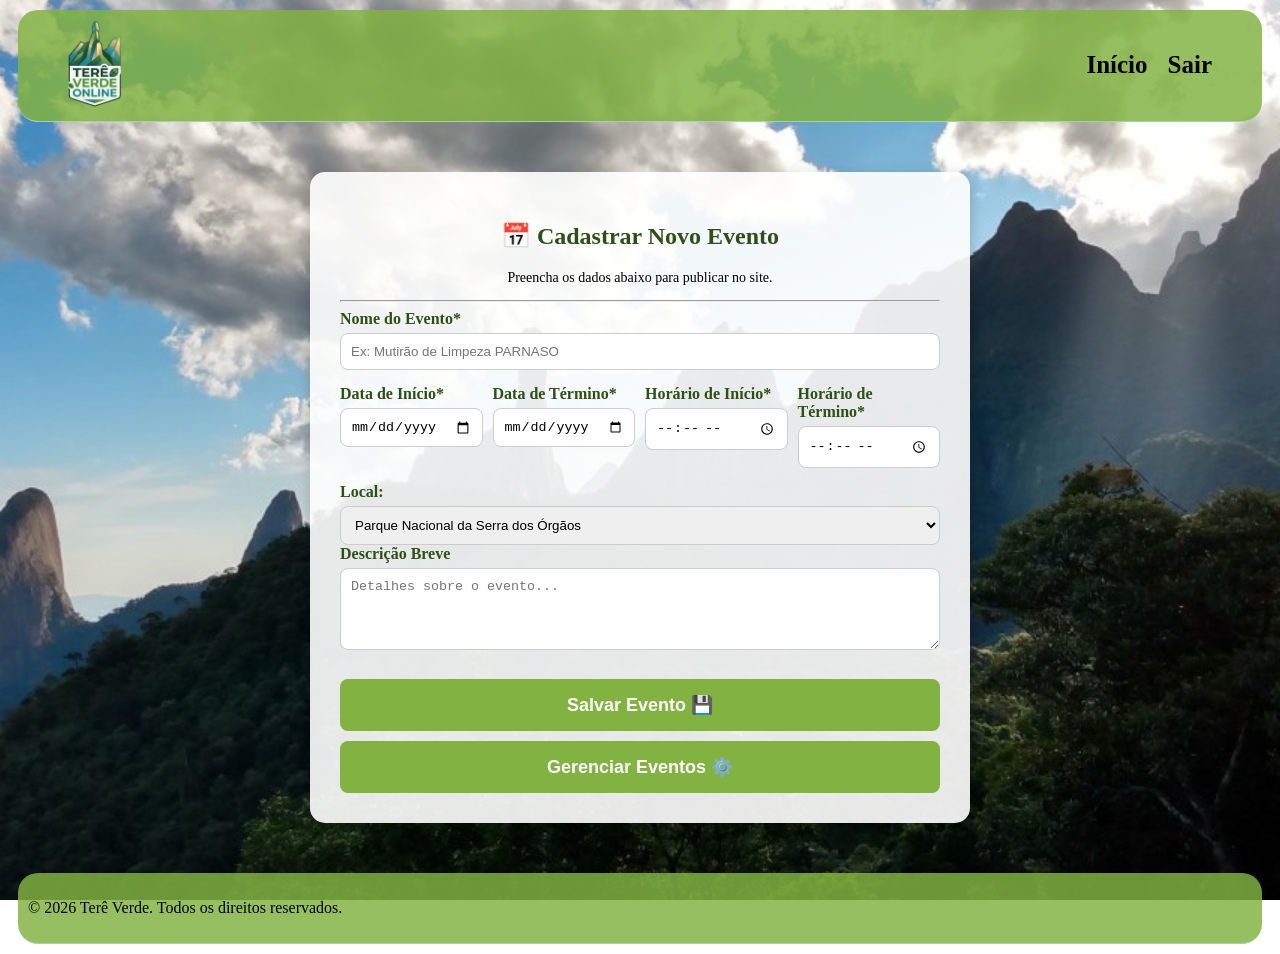
<file: admin_eventos.html>
<!DOCTYPE html>
<html lang="pt-br">

<head>
    <meta charset="UTF-8">
    <meta name="viewport" content="width=device-width, initial-scale=1.0">
    <title>Painel Administrativo - Criar Evento</title>

    <link rel="stylesheet" href="style.css">
    <link rel="stylesheet" href="admin_eventos.css">
</head>

<header class="menu">

    <div class="logotipo">
        <a href="index.html">
            <img
                src="png/Logotipo-TereVerde.png"
                alt="Logotipo Terê Verde"
            >
        </a>
    </div>

    <nav>
        <ul>
            <li><a href="index.html">Início</a></li>
            <li><a href="login.html">Sair</a></li>
        </ul>
    </nav>

</header>

<body>

    <div class="container-admin">

        <h2 style="text-align: center; color: #2d5016;">
            📅 Cadastrar Novo Evento
        </h2>

        <p style="text-align: center; font-size: 14px;">
            Preencha os dados abaixo para publicar no site.
        </p>

        <hr>

        <form id="formEvento">

            <div class="form-grupo">

                <label for="nome">Nome do Evento*</label>

                <input
                    type="text"
                    id="nome"
                    placeholder="Ex: Mutirão de Limpeza PARNASO"
                    required
                >

            </div>

            <div class="form-grupo" style="display: flex; gap: 10px;">

                <div style="flex: 1;">

                    <label for="data">Data de Início*</label>

                    <input
                        type="date"
                        id="data"
                        required
                    >

                </div>

                <div style="flex: 1;">

                    <label for="dataTer">Data de Término*</label>

                    <input
                        type="date"
                        id="dataTer"
                        required
                    >

                </div>

                <div style="flex: 1;">

                    <label for="horario">Horário de Início*</label>

                    <input
                        type="time"
                        id="horario"
                        required
                    >

                </div>

                <div style="flex: 1;">

                    <label for="horarioTer">Horário de Término*</label>

                    <input
                        type="time"
                        id="horarioTer"
                        required
                    >

                </div>

            </div>

            <label for="local">Local:</label>

            <select id="local" required>

                <option value="Serra_dos_Orgaos">
                    Parque Nacional da Serra dos Órgãos
                </option>

                <option value="Tres_Picos">
                    Parque Estadual dos Três Picos
                </option>

                <option value="Montanhas_Teresopolis">
                    Parque Montanhas de Teresópolis
                </option>

            </select>

            <div class="form-grupo">

                <label for="descricao">Descrição Breve</label>

                <textarea
                    id="descricao"
                    rows="4"
                    placeholder="Detalhes sobre o evento..."
                ></textarea>

            </div>

            <button type="submit" class="btn">
                Salvar Evento 💾
            </button>

        </form>

        <button class="btn" id="btnAbrirEdicao">
            Gerenciar Eventos ⚙️
        </button>

        <div id="modalEdicao" class="modal">

            <div class="modal-conteudo">

                <span class="fechar">&times;</span>

                <h3>Gerenciar Eventos Salvos</h3>

                <div id="listaEdicao">
                </div>

            </div>

        </div>

    </div>

</body>

<script src="admin_eventos.js"></script>
<script src="event.js"></script>

<footer class="rodape">
    <p>&copy; 2026 Terê Verde. Todos os direitos reservados.</p>
</footer>

</html>
</file>
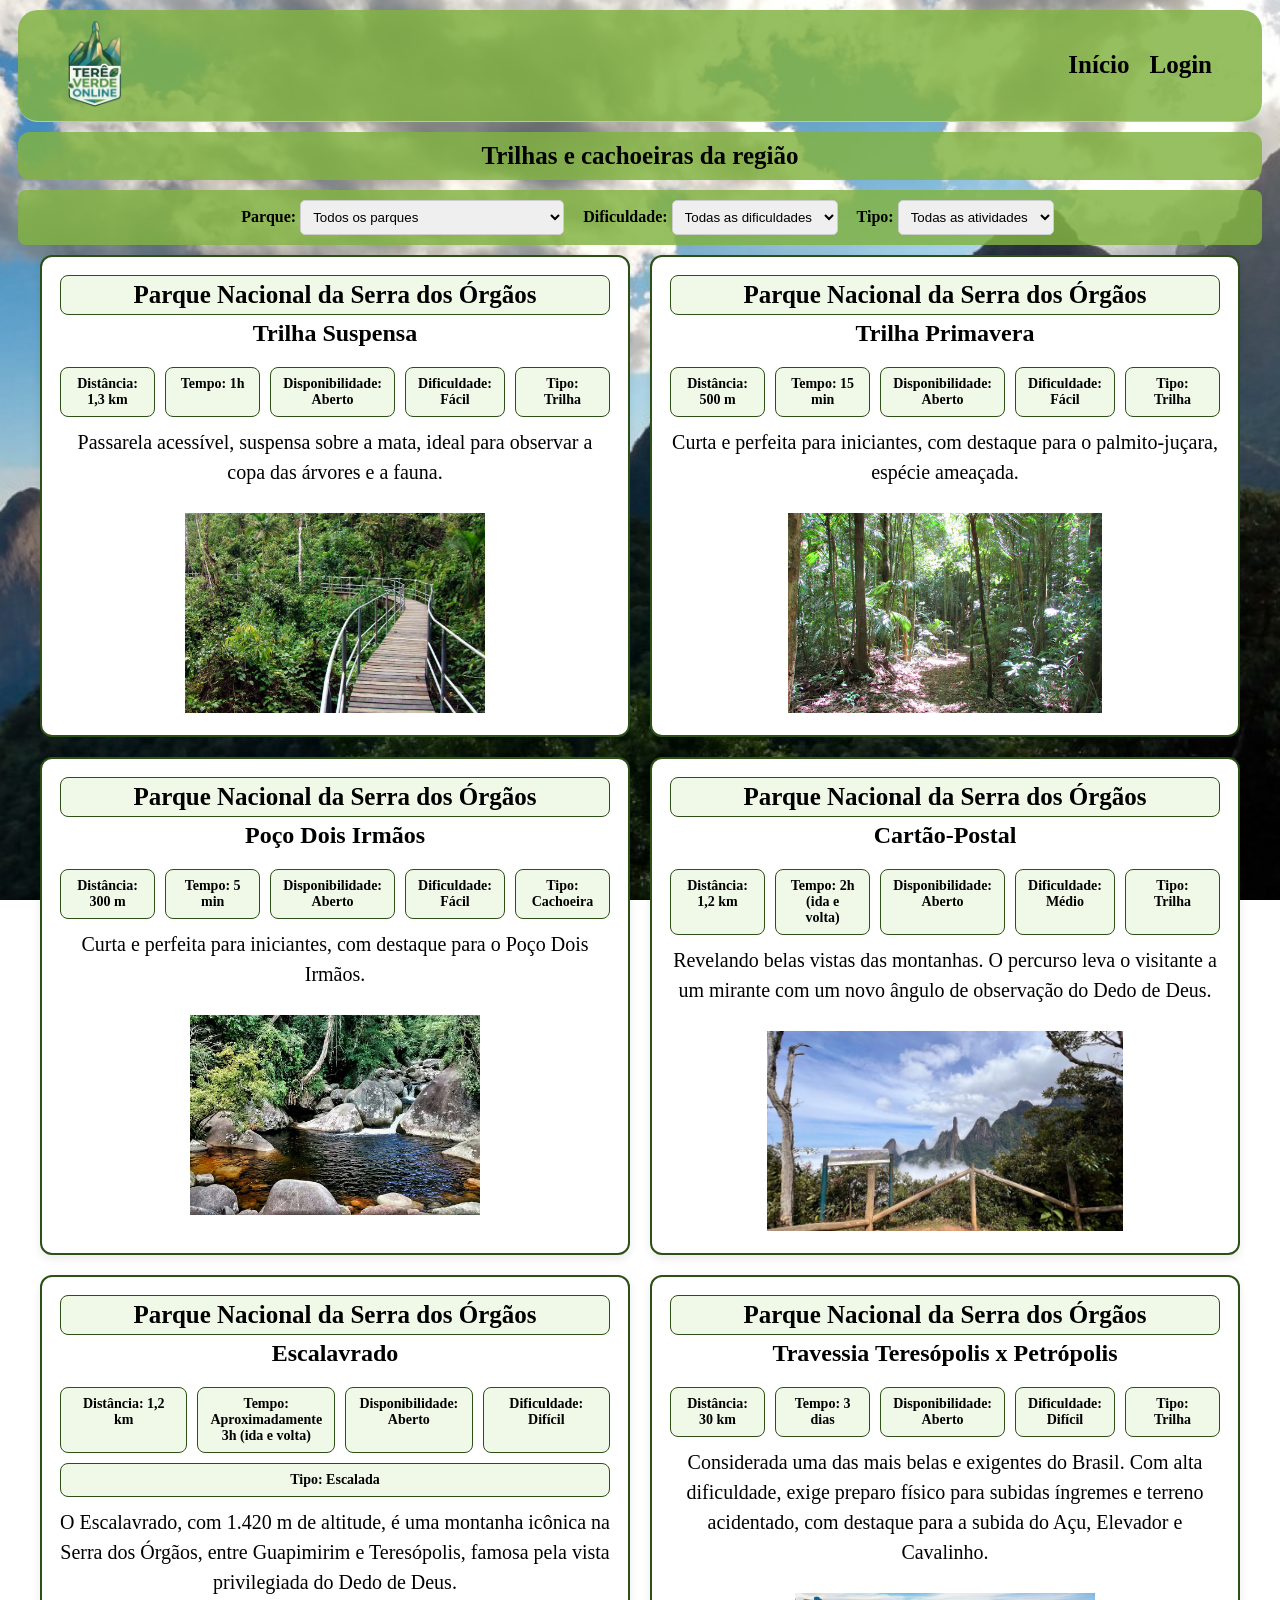
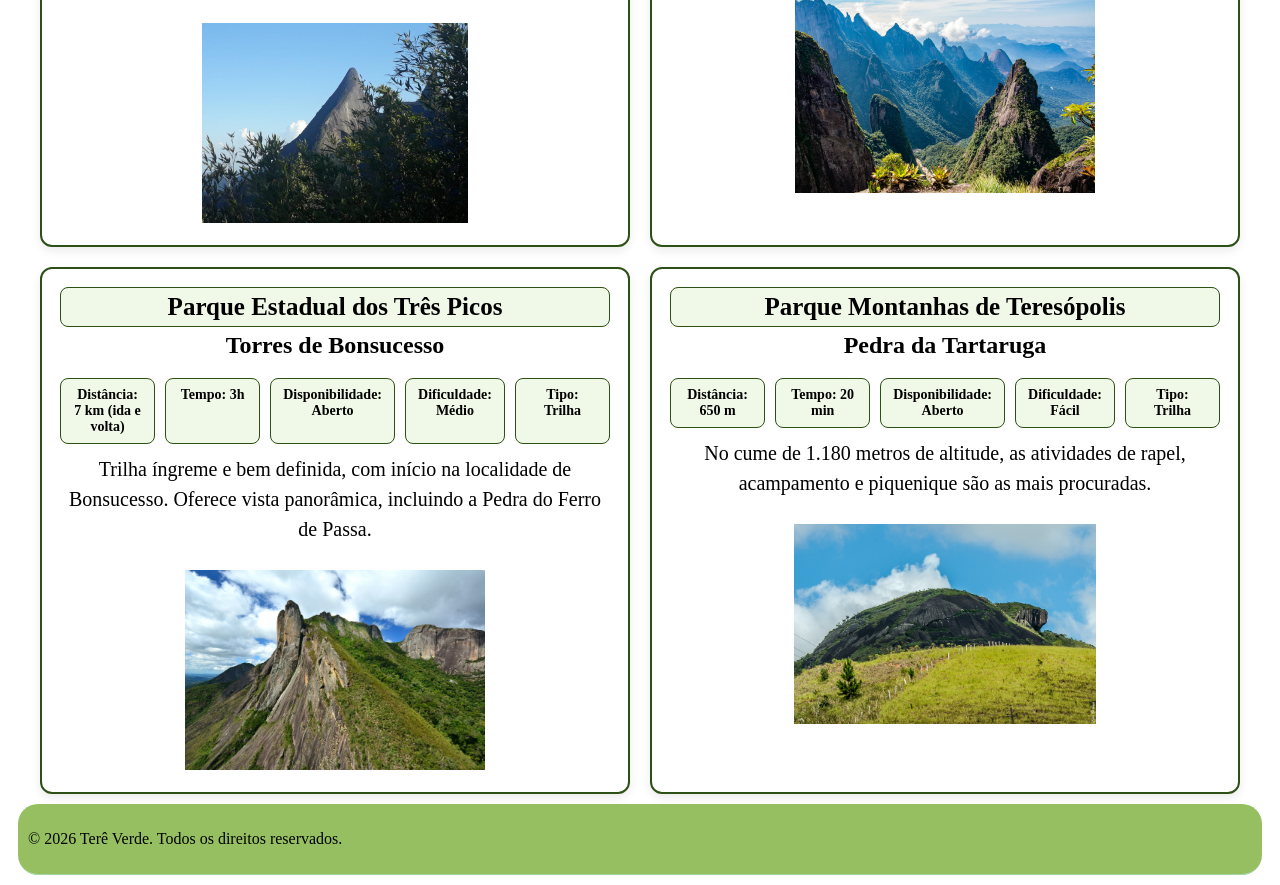
<file: atividades.html>
<!DOCTYPE html>
<html lang="pt-br">
<head>
    <meta charset="UTF-8">
    <meta name="viewport" content="width=device-width, initial-scale=1.0">
    <title>Terê Verde</title>

    <link rel="stylesheet" href="style.css">
    <link rel="stylesheet" href="atividades.css">
</head>

<header class="menu">
    <div class="logotipo">
        <a href="index.html">
            <img src="png/Logotipo-TereVerde.png" alt="Logotipo Terê Verde">
        </a>
    </div>

    <nav>
        <ul>
            <li><a href="index.html">Início</a></li>
            <li><a href="login.html">Login</a></li>
        </ul>
    </nav>
</header>

<body>
    <section class="atividades">

        <h1 id="parque">
            <a href="atividades.html">Trilhas e cachoeiras da região</a>
        </h1>

        <section class="filtros">
            <div class="conteudos-filtros">

                <label for="filtroParque">Parque:</label>

                <select id="filtroParque">
                    <option value="Todos">Todos os parques</option>

                    <option value="Parque Nacional da Serra dos Órgãos">
                        Parque Nacional da Serra dos Órgãos
                    </option>

                    <option value="Parque Estadual dos Três Picos">
                        Parque Estadual dos Três Picos
                    </option>

                    <option value="Parque Montanhas de Teresópolis">
                        Parque Montanhas de Teresópolis
                    </option>
                </select>

                <label for="filtroDificuldade">Dificuldade:</label>

                <select id="filtroDificuldade">
                    <option value="Todos">Todas as dificuldades</option>
                    <option value="Fácil">Fácil</option>
                    <option value="Médio">Médio</option>
                    <option value="Difícil">Difícil</option>
                </select>

                <label for="filtroTipo">Tipo:</label>

                <select id="filtroTipo">
                    <option value="Todos">Todas as atividades</option>
                    <option value="trilha">Trilhas</option>
                    <option value="cachoeira">Cachoeiras</option>
                    <option value="escalada">Escalada</option>
                </select>

            </div>
        </section>

        <div id="conteudoAtividades">
            <!-- Cards serão gerados pelo JavaScript -->
        </div>

    </section>
</body>

<footer class="rodape">
    <p>&copy; 2026 Terê Verde. Todos os direitos reservados.</p>
</footer>

<script src="atividades.js"></script>
</html>
</file>
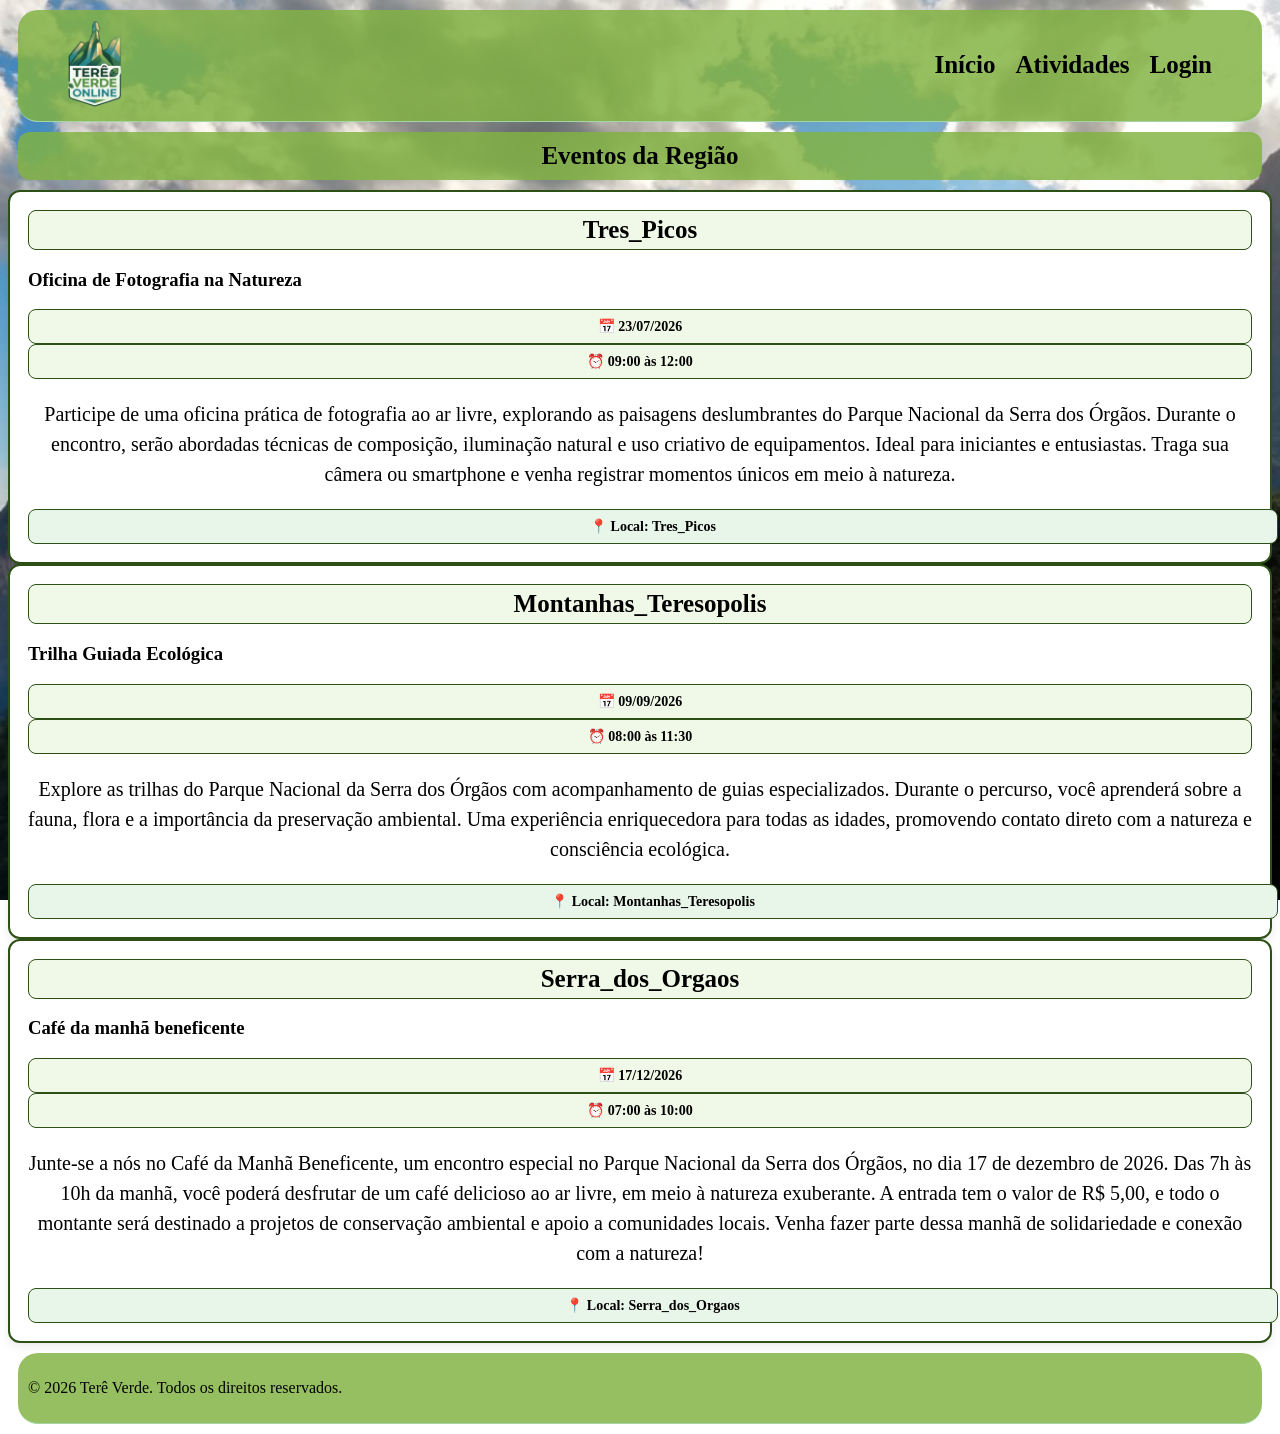
<file: eventos.html>
<!DOCTYPE html>
<html lang="pt-br">
<head>
    <meta charset="UTF-8">
    <meta name="viewport" content="width=device-width, initial-scale=1.0">
    <title>Terê Verde - Eventos</title>
    <link rel="stylesheet" href="style.css">
    <link rel="stylesheet" href="atividades.css"> </head>
<header class="menu">
   <div class="logotipo">
        <a href="index.html">
            <img src="png/Logotipo-TereVerde.png" alt="Tere Verde Logotipo">
        </a>
    </div>
    <nav>
        <ul>   
            <li><a href="index.html">Início</a></li>
            <li><a href="atividades.html">Atividades</a></li>
            <li><a href="login.html">Login</a></li>
        </ul>
    </nav>
</header>
<body>
    <section class="atividades">
        <h1 id="parque"><a href="#">Eventos da Região</a></h1>
        
        <div id="conteudoEventos" class="atividades-container">
            <p style="text-align: center; color: white;">Carregando eventos...</p>
        </div>
    </section>

    <footer class="rodape">
        <p>&copy; 2026 Terê Verde. Todos os direitos reservados.</p>
    </footer>
    <script src="eventos.js"></script>
</body>
</html>
</file>
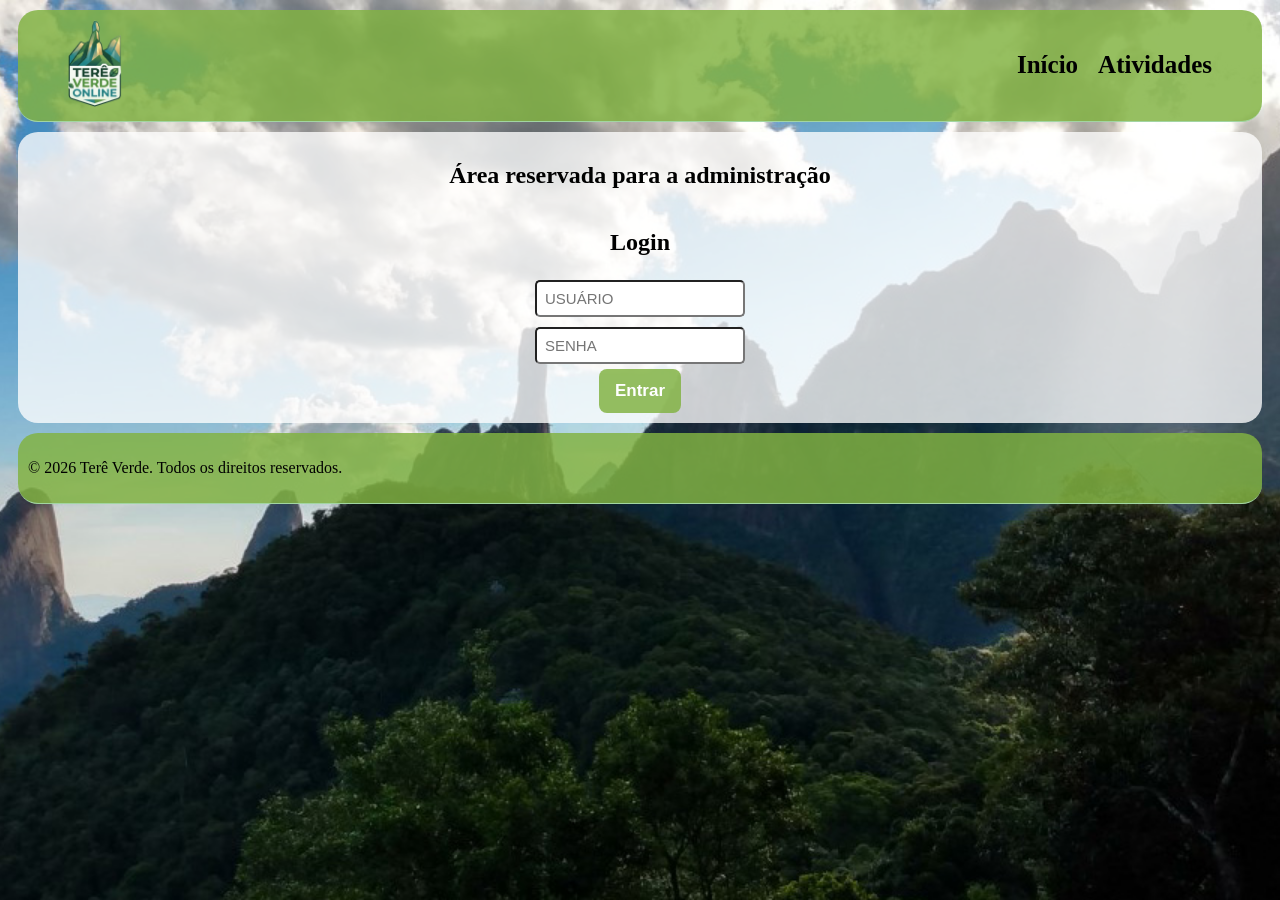
<file: login.html>
<!DOCTYPE html>
<html lang="pt-br">

<head>
    <meta charset="UTF-8">
    <meta name="viewport" content="width=device-width, initial-scale=1.0">
    <title>Terê Verde - Login</title>

    <link rel="stylesheet" href="style.css">
    <link rel="stylesheet" href="login.css">
</head>

<header class="menu">

    <div class="logotipo">
        <a href="index.html">
            <img
                src="png/Logotipo-TereVerde.png"
                alt="Logotipo Terê Verde"
            >
        </a>
    </div>

    <nav>
        <ul>
            <li><a href="index.html">Início</a></li>
            <li><a href="atividades.html">Atividades</a></li>
        </ul>
    </nav>

</header>

<body>

    <section class="banner">

        <h1>Área reservada para a administração</h1>

        <h2 id="tituloBanner">Login</h2>

        <input
            type="text"
            id="usuario"
            name="usuario"
            placeholder="USUÁRIO"
        >

        <input
            type="password"
            id="senha"
            name="senha"
            placeholder="SENHA"
        >

        <button id="botaoLogin">Entrar</button>

    </section>

</body>

<footer class="rodape">
    <p>&copy; 2026 Terê Verde. Todos os direitos reservados.</p>
</footer>

<script src="login.js"></script>

</html>
</file>
<file: style.css>
body{
    background-image: url(png/fundo.jpeg) ;
    background-repeat:no-repeat ;
    background-size: cover;
    background-position: center;
    background-attachment: fixed;
    font-family: 'Times New Roman', Times, serif;
}
.menu , .rodape{
    display: flex;
    justify-content: space-between;
    padding: 10px 10px;
    align-items: center;
    background-color: #82b342d5 ;
    border-bottom: 1px solid #a2d5a2 ;
    border-radius: 20px;
    margin: 10px;
    
   
}
.logotipo{
    display: flex;
    align-items: center;
    margin-left: 40px;
    
}
.logotipo img{
    width: 55px;
}
.menu nav ul{
    display: flex;
    list-style: none;
    margin-right: 40px;
    padding: 0;
    gap: 20px;
}
.menu nav ul li a {
    text-decoration: none;
    color: black;
    font-size: 25px;
    font-weight: bold;

}
.banner{
    display: flex;
    flex-direction: column;
    align-items: center;
    justify-content: center;
    text-align: center;
    background-color: rgba(255, 255, 255, 0.774);
    border-radius: 20px;
    padding: 10px;
    margin: 10px;

}
.banner p{
    font-size:   25px;
}
.banner img{
    align-items: center;
    justify-content: center;
    max-width: 90%;
    height: auto;
    padding: 20px;
    margin: 10px;
    border-radius: 40px;  
}
#conteudoBanner{
    position: relative;
    display: inline-block;
    width: 100%;
    max-width: 900px;
    padding: 0;
    box-sizing: border-box;
}
#meuBanner{
    width: 100%;
    display: block;
}

.btn-seta{
    position: absolute;
    top: 0;
    width: 50%;
    height: 100%;
    border: none;
    background-color: transparent;
    cursor: pointer;
    z-index: 20;
    opacity: 0; 
}

.btn-seta:hover{
    opacity: 0.08; 
    background-color: rgba(255,255,255,0.3);
}

.btn-voltar{
    left: 0;
}

.btn-avancar{
    right: 0;
}

.btn-seta {
    pointer-events: auto;
}

#areasAtividades{
    position: relative;
    margin: 20px auto 0;
    width: fit-content;
    display: flex;
    justify-content: center;
    padding: 0;
    background-color: transparent;
    box-shadow: none;
}

#parquesLista {
    width: 100%;
    display: flex;
    justify-content: center;
    flex-wrap: wrap;
    gap: 10px;
    margin: 12px auto 0;
}

.parqueBtn {
    min-width: 220px;
    max-width: 220px;
    width: 220px;
    text-align: center;
}

#botaoMaisInfoContainer{
    width: 100%;
    display: flex;
    justify-content: center;
    margin-top: 16px;
    gap: 10px;
}

#botaoMaisInfo,
.parqueBtn {
    width: auto;
    max-width: 900px;
    padding: 12px 16px;
    background-color: #82b342d5;
    color: white;
    border: none;
    border-radius: 8px;
    font-size: 17px;
    font-weight: 700;
    cursor: pointer;
}

#botaoMaisInfo:hover,
.parqueBtn:hover {
    background-color: #43a047;
}
#botaoMaisInfo:hover{
    background-color: #43a047;
}
#areasAtividades ul{
    display: flex;
    flex-wrap: wrap;
    align-items: center;
    justify-content: center;
    gap: 1px;
    margin: 0;
    padding: 0;
    list-style: none;
    width: auto;
}

#areasAtividades li{
    display: flex;
    flex-direction: column;
    align-items: center;
    gap: 2px;
    font-size: 20px;
    font-weight: 600;
    color: #23411f;
    white-space: nowrap;
    width: auto;
    box-sizing: border-box;
}

#areasAtividades li span{
    font-size: 20px;
}

#areasAtividades li img{
    width: 120px;
    height: 120px;
    margin-bottom: 0;
}

.modal {
    display: none;
    position: fixed;
    top: 0;
    left: 0;
    width: 100%;
    height: 100%;
    background-color: rgba(0, 0, 0, 0.5);
    z-index: 100;
    align-items: center;
    justify-content: center;
}

.modal.show {
    display: flex;
}

.modal-content {
    background-color: white;
    padding: 24px;
    border-radius: 12px;
    max-width: 500px;
    width: 90%;
    max-height: 80vh;
    overflow-y: auto;
    box-shadow: 0 4px 12px rgba(0, 0, 0, 0.3);
    position: relative;
    animation: slideIn 0.3s ease-out;
}

.modal-content::-webkit-scrollbar {
    width: 8px;
}

.modal-content::-webkit-scrollbar-track {
    background: #f1f1f1;
    border-radius: 8px;
}

.modal-content::-webkit-scrollbar-thumb {
    background: #82b342;
    border-radius: 8px;
}

.modal-content::-webkit-scrollbar-thumb:hover {
    background: #69931a;
}

@keyframes slideIn {
    from {
        transform: translateY(-20px);
        opacity: 0;
    }
    to {
        transform: translateY(0);
        opacity: 1;
    }
}

.modal-close {
    position: fixed;
    top: 18px;
    right: 18px;
    font-size: 28px;
    font-weight: bold;
    color: #999;
    cursor: pointer;
    transition: color 0.3s ease;
    z-index: 110;
    background-color: rgba(255, 255, 255, 0.85);
    border-radius: 50%;
    width: 36px;
    height: 36px;
    display: flex;
    align-items: center;
    justify-content: center;
}

.modal-close:hover {
    color: #333;
    background-color: rgba(255, 255, 255, 1);
}

.modal-content h2 {
    margin-top: 0;
    margin-bottom: 16px;
    color: #23411f;
    font-size: 22px;
}

.modal-content p {
    margin: 12px 0;
    color: #333;
    line-height: 1.8;
    font-size: 18px;
}

.modal-secoes {
    margin: 18px 0;
}

.modal-secao-titulo {
    margin-top: 14px;
    margin-bottom: 10px;
    font-size: 20px;
    font-weight: 700;
    color: #23411f;
}

.modal-secao-item {
    margin: 8px 0;
    padding: 12px;
    background-color: #f9fdf5;
    border: 1px solid #dfe9d4;
    color: #333;
    line-height: 1.6;
    border-radius: 4px;
}

.modal-rodape {
    margin-top: 18px;
    font-size: 16px;
    color: #666;
}
.banner nav ul{
    display: flex;
    list-style: none;
    margin: 10;
    padding: 0;
    gap: 20px;
}
.banner nav ul li a {
    text-decoration: none;
    color: #f9fdf5;
    font-size: 16px;
    font-weight: bold;
    

}

@media screen and (max-width: 480px) {
    .logotipo{
        margin-left: 5px;
    }
    .menu nav ul{
        margin-right: 5px;
    }

    
}
</file>
<file: admin_eventos.css>
.container-admin {
            max-width: 600px;
            margin: 50px auto;
            background: rgba(255, 255, 255, 0.9);
            padding: 30px;
            border-radius: 15px;
            box-shadow: 0 4px 15px rgba(0,0,0,0.2);
        }
        .form-grupo { margin-bottom: 15px; }
        label { display: block; font-weight: bold; color: #2d5016; margin-bottom: 5px; }
        input, textarea, select {
            width: 100%;
            padding: 10px;
            border: 1px solid #ccc;
            border-radius: 8px;
            box-sizing: border-box; /* Garante que o padding não quebre a largura */
        }
        .btn {
            background-color: #82b342;
            color: white;
            border: none;
            padding: 15px;
            width: 100%;
            border-radius: 8px;
            font-size: 18px;
            cursor: pointer;
            font-weight: bold;
            transition: 0.3s;
            margin-top: 10px;
        }
        .btn-salvar:hover { background-color: #2d5016; }

/* Estilos para o Modal */
.modal {
    display: none; 
    position: fixed; 
    z-index: 1000; 
    left: 0; top: 0; width: 100%; height: 100%; 
    background-color: rgba(0,0,0,0.5); 
}

.modal-conteudo {
    background-color: #fff;
    margin: 10% auto;
    padding: 20px;
    border-radius: 10px;
    width: 80%;
    max-width: 600px;
}

.fechar {
    float: right;
    font-size: 28px;
    cursor: pointer;
}

.item-gerencia {
    display: flex;
    justify-content: space-between;
    align-items: center;
    padding: 10px;
    border-bottom: 1px solid #ddd;
}       

.btn-excluir { background-color: #ff4d4d; color: white; border: none; padding: 5px 10px; cursor: pointer; border-radius: 4px; }
.btn-editar-item { background-color: #2d5016; color: white; border: none; padding: 5px 10px; cursor: pointer; border-radius: 4px; margin-right: 5px; }

.grid-eventos {
    display: grid;
    grid-template-columns: repeat(auto-fit, minmax(280px, 1fr));
    gap: 20px;
    padding: 20px 0;
}

.card-evento {
    background: #f9f9f9;
    border-left: 5px solid #2e7d32; /* Verde temático */
    padding: 15px;
    border-radius: 8px;
    box-shadow: 0 4px 6px rgba(0,0,0,0.1);
    transition: transform 0.2s;
}

.card-evento:hover {
    transform: translateY(-5px);
}

.card-evento h3 {
    margin-top: 0;
    color: #2e7d32;
}

.descricao-curta {
    font-size: 0.9em;
    color: #555;
    font-style: italic;
}
</file>
<file: atividades.css>
#parque {
    text-align: center;
    border-radius: 12px;
    padding: 10px 10px;
    margin: 10px;
    background-color: #82b342d3;
}
#parque a{
    display: flex;
    justify-content: center;
    text-decoration: none;
    color: black;
    font-size: 25px;
    
   
}

#conteudoAtividades {
    display: flex;
    flex-direction: row;
    gap: 20px;
    justify-content: center;
    flex-wrap: wrap;
    margin-top: 0;
    width: 100%;
    max-width: 1200px;
    margin-left: auto;
    margin-right: auto;
}

.atividadeCard {
    background: white;
    border: 2px solid #2d5016;
    border-radius: 12px;
    padding: 18px;
    flex: 1 1 45%;
    min-width: 280px;
    box-shadow: 0 4px 10px rgba(0, 0, 0, 0.08);
    transition: transform 0.3s ease, box-shadow 0.3s ease;
    
   
}
.atividadeCard:hover {
    transform: translateY(-8px); /* Faz o card "subir" */
    box-shadow: 0 10px 20px rgba(0, 0, 0, 0.2); /* Sombra mais forte */
    border-color: #82b342; /* Muda a cor da borda para o verde mais claro */
}

.atividadeCard h2 {
    margin-top: 0;
    text-align: center;
    color: black;
}

.parqueNome {
    font-weight: bold;
    font-size: 25px;
    color: black;
    text-align: center;
    margin: 0 0 5px 0;
    background: #f0f8e7;
    border: 1px solid #2d5016;
    padding: 5px;
    border-radius: 8px;
}

.imagemCaixa {
    margin-top: 16px;
    height: 200px;
    width: 100%;
    object-fit: contain;
    border-radius: 20px;
}

.infoQuadrado {
    display: flex;
    gap: 10px;
    margin: 10px 0;
    flex-wrap: wrap;
}

.quadrado{
    background: #f0f8e7;
    border: 1px solid #2d5016;
    border-radius: 8px;
    padding: 8px 12px;
    font-size: 14px;
    font-weight: 600;
    color: black;
    flex: 1;
    text-align: center;
}

.campoInformacao {
    margin: 10px 0;
    font-size: 20px;
    line-height: 1.5;
    color: black;
    text-align: center;
    font-family: 'Times New Roman', Times, serif;
}

@media (max-width: 768px) {
    .parqueNome {
        font-size: 18px;
    }
    .campoInformacao {
        font-size: 15px;
    }
    .atividadeCard {
        flex: 1 1 100%;
        padding: 12px;
    }
    .imagemCaixa {
        height: 150px;
    }
}
.filtros{
    background-color: #82b342d3;
    padding: 10px 10px;
    margin-bottom: 20px;
    border-radius: 8px;
    display: flex;
    justify-content: center;
     margin: 10px;
}
.conteudos-filtros label{
    margin-left: 15px;
    font-weight: bold;
}
.conteudos-filtros select{
    padding: 8px;
    border-radius: 5px;
    border: 1px solid #ccc;
}

.mensagem-vazia{

    background: white;
    border: 2px solid #2d5016;
    border-radius: 12px;
    padding: 18px;
    flex: 1 1 45%;
    min-width: 280px;
    box-shadow: 0 4px 10px rgba(0, 0, 0, 0.08);
    transition: transform 0.3s ease, box-shadow 0.3s ease;
 }
 .mensagem-vazia p{
    text-align: center;
    font-size: 25px;
 }
</file>
<file: login.css>
input {
    border-radius: 5px;
    font-size: 15px;
    padding: 8px;
    margin: 5px 0;
    
}

input::placeholder {
    text-transform: uppercase;
}

#botaoLogin {
    width: auto;
    max-width: 900px;
    padding: 12px 16px;
    background-color: #82b342d5;
    color: white;
    border: none;
    border-radius: 8px;
    font-size: 17px;
    font-weight: 700;
    cursor: pointer;
}

#botaoLogin:hover {
    background-color: #43a047;
}
/* Estilo base da mensagem (o que antes estava no JS) */
.mensagem-estilizada {
    margin-top: 12px;
    font-weight: 700;
    text-align: center;
    font-size: 14px;
    padding: 10px;
    border-radius: 8px;
}

/* Variações de cores (Opcional, mas recomendado) */
.mensagem-erro {
    background-color: #ffdde1;
    color: #d32f2f;
    border: 1px solid #d32f2f;
}

.mensagem-sucesso {
    background-color: #e8f5e9;
    color: #2e7d32;
    border: 1px solid #2e7d32;
}
</file>
